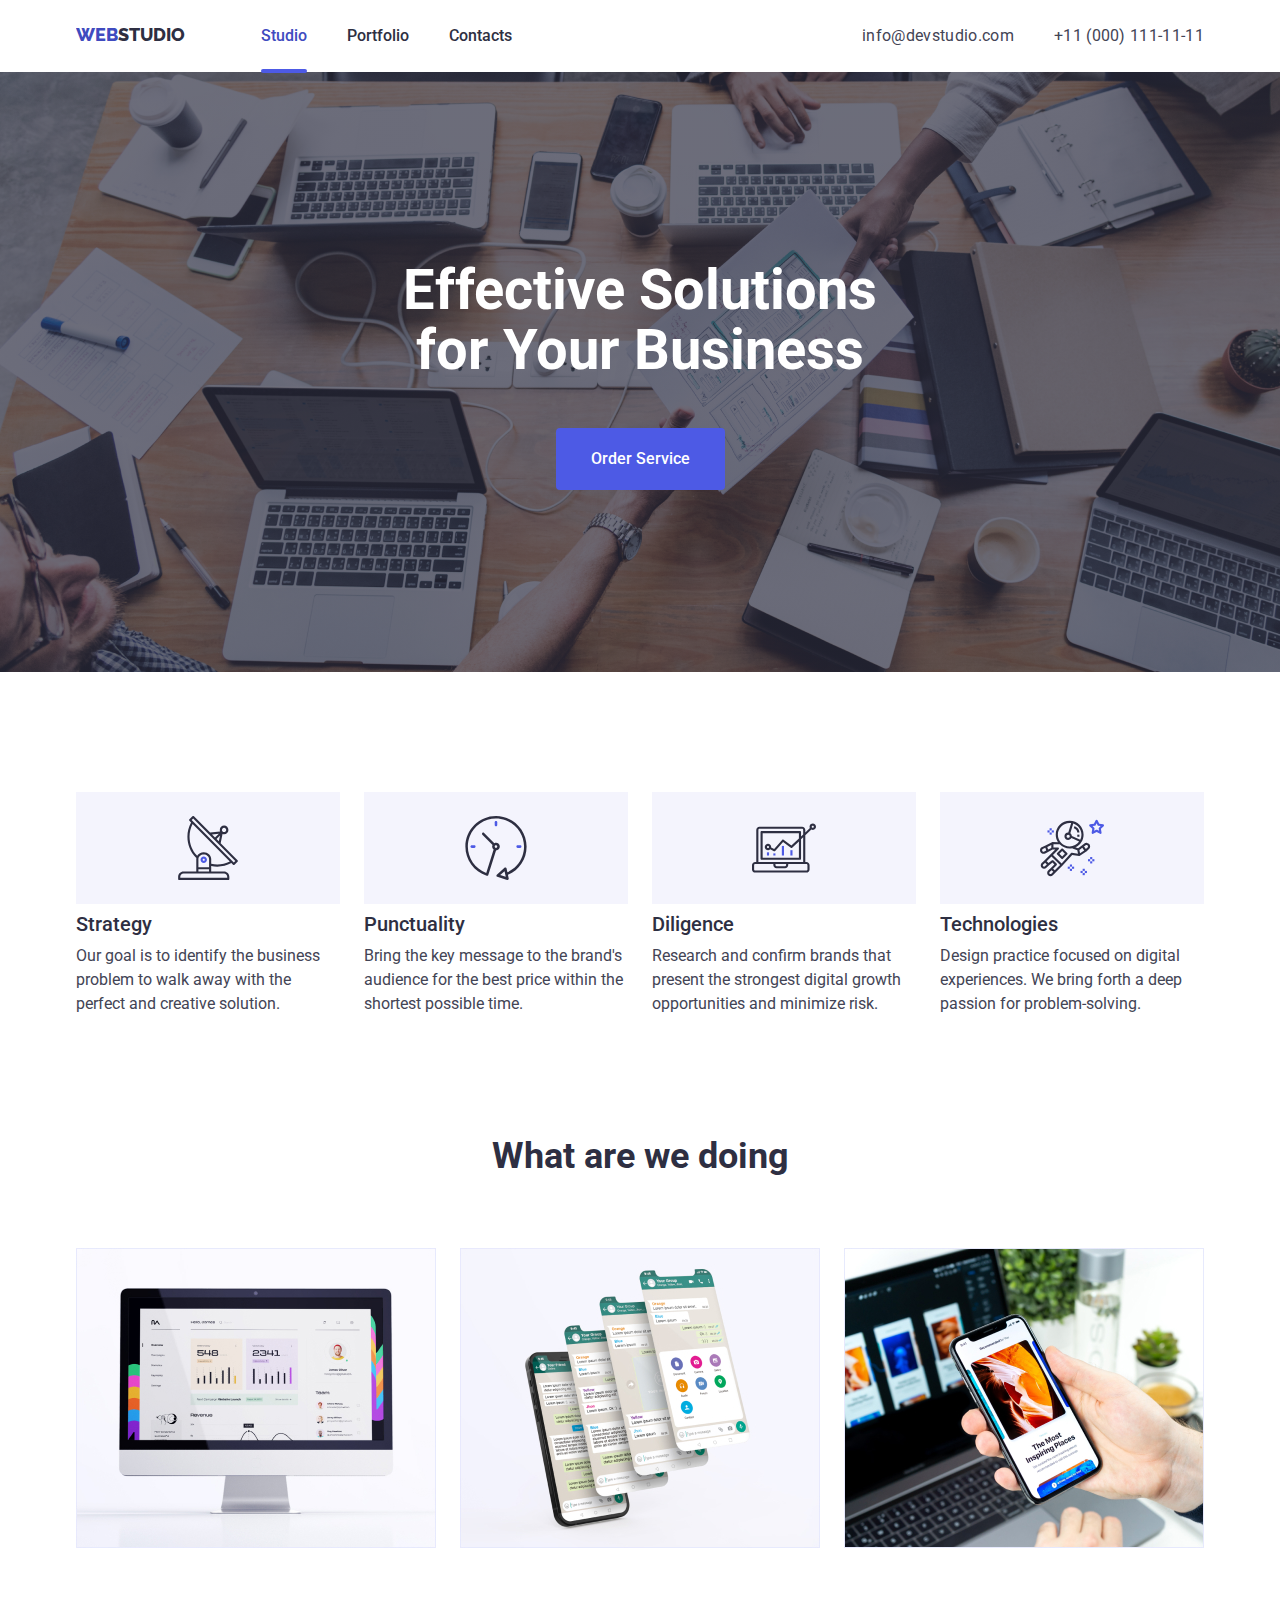
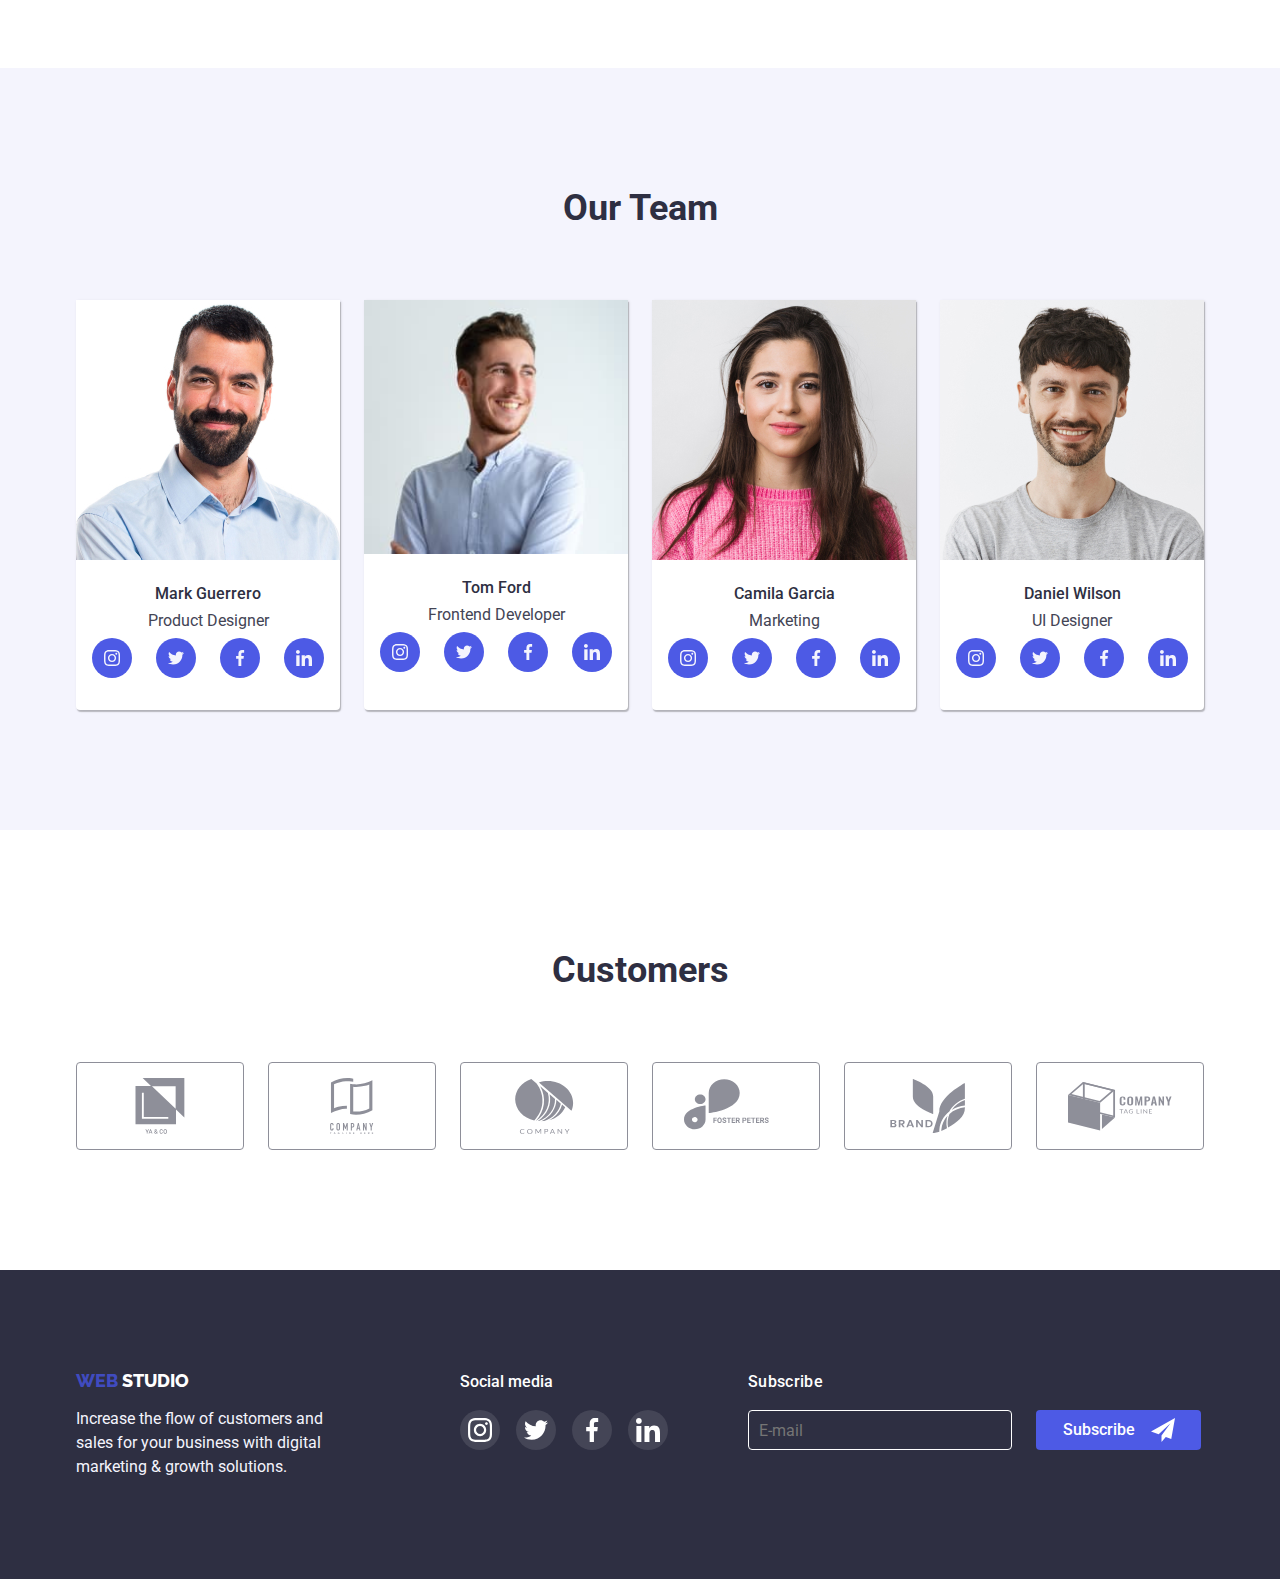
<file: index.html>
<!DOCTYPE html>
<html lang="en">
  <head>
    <meta charset="UTF-8" />
    <meta http-equiv="X-UA-Compatible" content="IE=edge" />
    <meta name="viewport" content="width=device-width, initial-scale=1.0" />
    <link rel="preconnect" href="https://fonts.googleapis.com" />
    <link rel="preconnect" href="https://fonts.gstatic.com" crossorigin />
    <link
      href="https://fonts.googleapis.com/css2?family=Raleway:wght@800&family=Roboto:wght@400;500;700;900&display=swap"
      rel="stylesheet"
    />
    <link
      rel="stylesheet"
      href="https://cdnjs.cloudflare.com/ajax/libs/modern-normalize/1.1.0/modern-normalize.min.css"
    />
    <link rel="stylesheet" href="./Styles/styles.css" />
    <link rel="stylesheet" href="./Styles/icons.css" />
    <title>Web studio</title>
  </head>
  <body class="body">
    <!--Header-->
    <header>
      <div class="conteiner header-navi">
        <nav class="navi">
          <a
            class="header-logo"
            href="./index.html"
            rel="noopeper noreforrer nofollow"
            ><span class="header-web">WEB</span
            ><span class="header-webstudio">STUDIO</span></a
          >
          <ul class="header-list list">
            <li class="header-item">
              <a
                class="header-contac current"
                href="./index.html"
                rel="noopeper noreforrer nofollow"
                >Studio</a
              >
            </li>
            <li class="header-item">
              <a
                class="header-contac"
                href="./portfolio.html"
                rel="noopeper noreforrer nofollow"
                >Portfolio</a
              >
            </li>
            <li class="header-item">
              <a class="header-contac" href="">Contacts</a>
            </li>
          </ul>
        </nav>
        <!--Top Line-->
        <ul class="out_list list">
          <li class="item">
            <a
              class="mail"
              href="mailto:info@devstudio.com"
              rel="noopeper noreforrer nofollow"
            >
              info@devstudio.com
            </a>
          </li>
          <li class="item">
            <a class="tel" href="tel:+11(000)1111111">+11 (000) 111-11-11</a>
          </li>
        </ul>
      </div>
    </header>
    <!--Hero-->
    <main class="main">
      <section class="section hero">
        <div class="conteiner">
          <h1 class="hero-title">Effective Solutions for Your Business</h1>
          <button type="button" class="hero_btm" data-modal-open>
            <span class="button_text">Order Service</span>
          </button>
        </div>
      </section>
      <!--description-->
      <section class="section section_description">
        <div class="conteiner">
          <ul class="description">
            <li class="description_title">
              <div class="boxes">
                <svg class="disc_img" width="64" height="64">
                  <use href="./img/icons.svg#icon-antenna-1-1"></use>
                </svg>
              </div>
              <h3 class="description-list">Strategy</h3>
              <p class="coment">
                Our goal is to identify the business problem to walk away with
                the perfect and creative solution.
              </p>
            </li>
            <li class="description_title">
              <div class="boxes">
                <svg class="disc_img" width="64" height="64">
                  <use href="./img/icons.svg#icon-clock-1-1"></use>
                </svg>
              </div>
              <h3 class="description-list">Punctuality</h3>
              <p class="coment">
                Bring the key message to the brand's audience for the best price
                within the shortest possible time.
              </p>
            </li>
            <li class="description_title">
              <div class="boxes">
                <svg class="disc_img" width="64" height="64">
                  <use href="./img/icons.svg#icon-diagram-1-1"></use>
                </svg>
              </div>
              <h3 class="description-list">Diligence</h3>
              <p class="coment">
                Research and confirm brands that present the strongest digital
                growth opportunities and minimize risk.
              </p>
            </li>
            <li class="description_title">
              <div class="boxes">
                <svg class="disc_img" width="64" height="64">
                  <use href="./img/icons.svg#icon--1-1"></use>
                </svg>
              </div>
              <h3 class="description-list">Technologies</h3>
              <p class="coment">
                Design practice focused on digital experiences. We bring forth a
                deep passion for problem-solving.
              </p>
            </li>
          </ul>
        </div>
      </section>
      <!--About-->
      <section class="section about_conteiner">
        <div class="conteiner">
          <h2 class="about-work">What are we doing</h2>
          <ul class="list about_work">
            <li class="about_img">
              <div class="thumb">
                <img src="./img/Pc.jpg" alt="Work1" width="360" />
              </div>
            </li>
            <li class="about_img">
              <div class="thumb">
                <img src="./img/Applications.jpg" alt="Work2" width="360" />
              </div>
            </li>
            <li class="about_img">
              <div class="thumb">
                <img src="./img/mobile.jpg" alt="Work3" width="360" />
              </div>
            </li>
          </ul>
        </div>
      </section>
      <!--Our team-->
      <section class="section section_team">
        <div class="conteiner conteine-team">
          <h2 class="team_tekst">Our Team</h2>
          <ul class="list user_team">
            <li class="team_img">
              <img
                class="our_img"
                src="./img/MarkGuerrero.jpg"
                alt="userMarkGuerrero"
                width="264"
              />
              <h3 class="name">Mark Guerrero</h3>
              <p class="team_work">Product Designer</p>
              <ul class="social-icon">
                <li class="social-item">
                  <a href="" class="social-link">
                    <svg class="icon" width="16" height="16">
                      <use href="./img/icons.svg#icon-instagram-2"></use>
                    </svg>
                  </a>
                </li>
                <li class="social-item">
                  <a href="" class="social-link">
                    <svg class="icon" width="16" height="16">
                      <use href="./img/icons.svg#icon-twitter-1"></use>
                    </svg>
                  </a>
                </li>
                <li class="social-item">
                  <a href="" class="social-link">
                    <svg class="icon" width="16" height="16">
                      <use href="./img/icons.svg#icon-facebook-1"></use>
                    </svg>
                  </a>
                </li>
                <li class="social-item">
                  <a href="" class="social-link">
                    <svg class="icon" width="16" height="16">
                      <use href="./img/icons.svg#icon-linkedin-1"></use>
                    </svg>
                  </a>
                </li>
              </ul>
            </li>
            <li class="team_img">
              <img
                class="our_img"
                src="./img/TomFord.jpg"
                alt="user olga"
                width="264"
              />
              <h3 class="name">Tom Ford</h3>
              <p class="team_work">Frontend Developer</p>
              <ul class="social-icon">
                <li class="social-item">
                  <a href="" class="social-link">
                    <svg class="icon" width="16" height="16">
                      <use href="./img/icons.svg#icon-instagram-2"></use>
                    </svg>
                  </a>
                </li>
                <li class="social-item">
                  <a href="" class="social-link">
                    <svg class="icon" width="16" height="16">
                      <use href="./img/icons.svg#icon-twitter-1"></use>
                    </svg>
                  </a>
                </li>
                <li class="social-item">
                  <a href="" class="social-link">
                    <svg class="icon" width="16" height="16">
                      <use href="./img/icons.svg#icon-facebook-1"></use>
                    </svg>
                  </a>
                </li>
                <li class="social-item">
                  <a href="" class="social-link">
                    <svg class="icon" width="16" height="16">
                      <use href="./img/icons.svg#icon-linkedin-1"></use>
                    </svg>
                  </a>
                </li>
              </ul>
            </li>
            <li class="team_img">
              <img
                class="our_img"
                src="./img/CamilaGarcia.jpg"
                alt="user mukola"
                width="264"
              />
              <h3 class="name">Camila Garcia</h3>
              <p class="team_work">Marketing</p>
              <ul class="social-icon">
                <li class="social-item">
                  <a href="" class="social-link">
                    <svg class="icon" width="16" height="16">
                      <use href="./img/icons.svg#icon-instagram-2"></use>
                    </svg>
                  </a>
                </li>
                <li class="social-item">
                  <a href="" class="social-link">
                    <svg class="icon" width="16" height="16">
                      <use href="./img/icons.svg#icon-twitter-1"></use>
                    </svg>
                  </a>
                </li>
                <li class="social-item">
                  <a href="" class="social-link">
                    <svg class="icon" width="16" height="16">
                      <use href="./img/icons.svg#icon-facebook-1"></use>
                    </svg>
                  </a>
                </li>
                <li class="social-item">
                  <a href="" class="social-link">
                    <svg class="icon" width="16" height="16">
                      <use href="./img/icons.svg#icon-linkedin-1"></use>
                    </svg>
                  </a>
                </li>
              </ul>
            </li>
            <li class="team_img">
              <img
                class="our_img"
                src="./img/DanielWilson.jpg"
                alt="userDanielWilson"
                width="264"
              />
              <h3 class="name">Daniel Wilson</h3>
              <p class="team_work">UI Designer</p>
              <ul class="social-icon">
                <li class="social-item">
                  <a href="" class="social-link">
                    <svg class="icon" width="16" height="16">
                      <use href="./img/icons.svg#icon-instagram-2"></use>
                    </svg>
                  </a>
                </li>
                <li class="social-item">
                  <a href="" class="social-link">
                    <svg class="icon" width="16" height="16">
                      <use href="./img/icons.svg#icon-twitter-1"></use>
                    </svg>
                  </a>
                </li>
                <li class="social-item">
                  <a href="" class="social-link">
                    <svg class="icon" width="16" height="16">
                      <use href="./img/icons.svg#icon-facebook-1"></use>
                    </svg>
                  </a>
                </li>
                <li class="social-item">
                  <a href="" class="social-link">
                    <svg class="icon" width="16" height="16">
                      <use href="./img/icons.svg#icon-linkedin-1"></use>
                    </svg>
                  </a>
                </li>
              </ul>
            </li>
          </ul>
        </div>
      </section>
      <!--Regular customers-->
      <section class="section section-link">
        <div class="conteiner conteiner-customers">
          <h2 class="customers">Customers</h2>
          <ul class="list cust_link">
            <li class="customers-item">
              <a class="meta">
                <svg class="icon" width="104" height="56">
                  <use href="./img/icons.svg#icon-Union"></use>
                </svg>
              </a>
            </li>
            <li class="customers-item">
              <a href="" class="meta"
                ><svg class="icon" width="104" height="56">
                  <use href="./img/icons.svg#icon-group"></use>
                </svg>
              </a>
            </li>
            <li class="customers-item">
              <a href="" class="meta"
                ><svg class="icon" width="104" height="56">
                  <use href="./img/icons.svg#icon-Object"></use>
                </svg>
              </a>
            </li>
            <li class="customers-item">
              <a href="" class="meta"
                ><svg class="icon" width="104" height="56">
                  <use href="./img/icons.svg#icon-group-1"></use>
                </svg>
              </a>
            </li>
            <li class="customers-item">
              <a href="" class="meta"
                ><svg class="icon" width="104" height="56">
                  <use href="./img/icons.svg#icon-group-2"></use>
                </svg>
              </a>
            </li>
            <li class="customers-item">
              <a href="" class="meta"
                ><svg class="icon" width="104" height="56">
                  <use href="./img/icons.svg#icon-Object-1"></use>
                </svg>
              </a>
            </li>
          </ul>
        </div>
      </section>
    </main>
    <!--Footer-->
    <footer class="footer">
      <div class="conteiner conteiner_footer">
        <div class="footer_nav">
          <a
            class="footer_web"
            href="./index.html"
            rel="noopeper noreforrer nofollow"
          >
            <span class="header-web">WEB</span>
            <span class="web_studio">STUDIO</span></a
          >
          <p class="footer-link">
            Increase the flow of customers and sales for your business with
            digital marketing & growth solutions.
          </p>
        </div>
        <div class="footer_icons">
          <p class="social_ftr">Social media</p>
          <ul class="social-icons">
            <li class="social-items">
              <a href="" class="social-link">
                <svg class="icon" width="24" height="24">
                  <use href="./img/icons.svg#icon-instagram-2"></use>
                </svg>
              </a>
            </li>
            <li class="social-items">
              <a href="" class="social-link">
                <svg class="icon" width="24" height="24">
                  <use href="./img/icons.svg#icon-twitter-1"></use>
                </svg>
              </a>
            </li>
            <li class="social-items">
              <a href="" class="social-link">
                <svg class="icon" width="24" height="24">
                  <use href="./img/icons.svg#icon-facebook-1"></use>
                </svg>
              </a>
            </li>
            <li class="social-items">
              <a href="" class="social-link">
                <svg class="icon" width="24" height="24">
                  <use href="./img/icons.svg#icon-linkedin-1"></use>
                </svg>
              </a>
            </li>
          </ul>
        </div>
        <form class="footer_form">
          <p class="footer_text">Subscribe</p>
          <div class="footer_scribe">
            <input class="footer-input"
            type="text"
              type="email"
              name="email"
              id="user_email"
              placeholder="E-mail"
            />
            <button class="button_tlgm" type="submit">
              Subscribe
              <samp>
                <svg class="footer_svg" width="24" height="24">
                  <use href="./img/icons.svg#icon-icon-send"></use>
                </svg>
              </samp>
            </button>
          </div>
        </form>
      </div>
    </footer>
    <!-- Modal -->
    <div class="backdrop is-hidden" data-modal>
      <div class="modal">
        <form class="form">
          <p class="form_headline">
            Leave your contacts and we will call you back
          </p>
          <div class="form_field form-link">
            <label for="name" class="form_name">Name</label>
            <input type="text" class="form_input" name="name" id="name" />
            <svg class="laibel_svg" width="18" height="24">
              <use href="./img/icons.svg#icon-Vector-1"></use>
            </svg>
          </div>
          <div class="form_field form-link">
            <label for="tel" class="form_name">Phone</label>
            <input type="text" class="form_input" name="tel" id="tel" />
            <svg class="laibel_svg" width="18" height="24">
              <use href="./img/icons.svg#icon-phone-black-18dp-1"></use>
            </svg>
          </div>
          <div class="form_field form-link">
            <label for="mail" class="form_name">Email</label>
            <input type="text" class="form_input" name="mail" id="mail" />
            <svg class="laibel_svg" width="18" height="24">
              <use href="./img/icons.svg#icon-Vector-2"></use>
            </svg>
          </div>
          <div class="form_field">
            <label for="Coment" class="form_textarea">Comment</label>
            <textarea
              class="form_coment"
              name="Coment"
              id="Coment"
              cols="30"
              rows="10"
              placeholder="Text input"
            ></textarea>
          </div>
          <div class="form_contract">
            <label for="check" class="form_contracts">
              <input
                id="check"
                type="checkbox"
                class="form_checkbox"
                name="checkbox"
              /><span class="form-icon"></span>
              <span>
                I accept the terms and conditions of the
                <a class="form_text" href="">Privacy Policy</a>
              </span>
            </label>
          </div>
          <div class="button-form">
            <button type="submit" class="button_submit">Send</button>
          </div>
        </form>
        <button type="submit" data-modal-close class="modal_img">
          <svg class="modal_close" width="8" height="8">
            <use href="./img/icons.svg#icon-Vector"></use>
          </svg>
        </button>
      </div>
    </div>
    <script src="./js/modal.js"></script>
  </body>
</html>
</file>
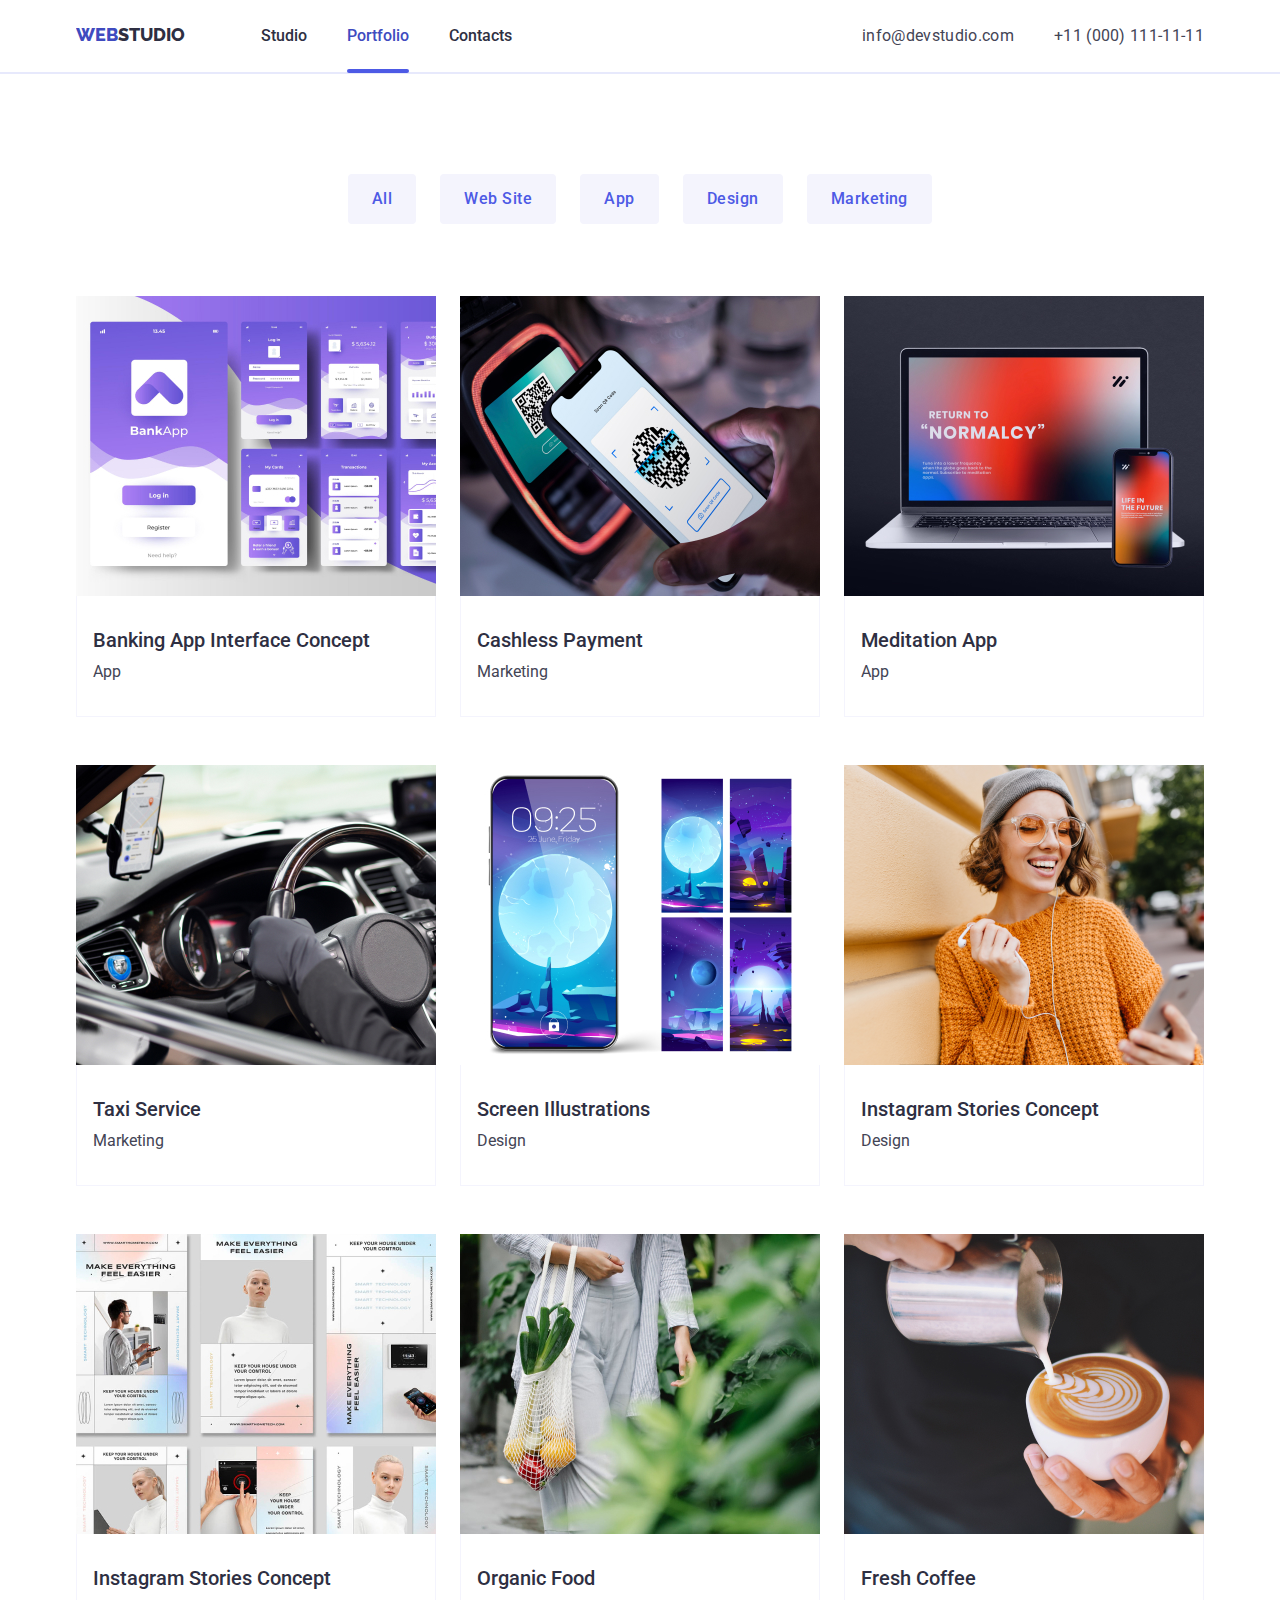
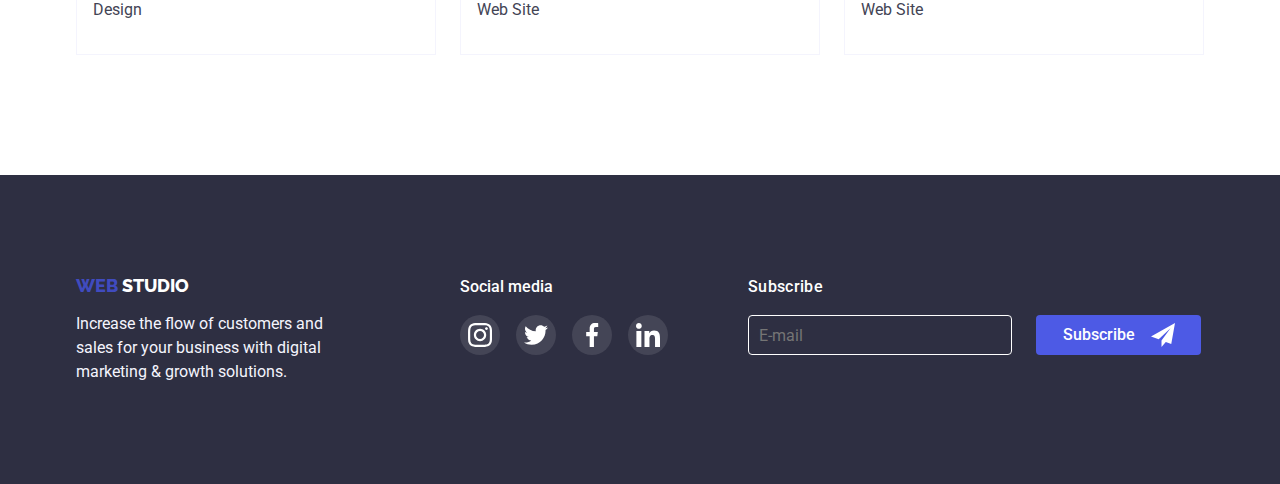
<file: portfolio.html>
<!DOCTYPE html>
<html lang="en">
  <head>
    <meta charset="UTF-8" />
    <meta http-equiv="X-UA-Compatible" content="IE=edge" />
    <meta name="viewport" content="width=device-width, initial-scale=1.0" />
    <link rel="preconnect" href="https://fonts.googleapis.com" />
    <link rel="preconnect" href="https://fonts.gstatic.com" crossorigin />
    <link
      href="https://fonts.googleapis.com/css2?family=Raleway:wght@800&family=Roboto:wght@400;500;700;900&display=swap"
      rel="stylesheet"
    />
    <link
      rel="stylesheet"
      href="https://cdnjs.cloudflare.com/ajax/libs/modern-normalize/1.1.0/modern-normalize.min.css"
    />
    <link rel="stylesheet" href="./Styles/styles.css" />
    <title>Portfolio</title>
  </head>
  <body>
    <!--Header-->
    <header class="header">
      <div class="conteiner header-navi">
        <nav class="navi">
          <a
            class="header-logo"
            href="./index.html"
            rel="noopeper noreforrer nofollow"
            ><span class="header-web">WEB</span
            ><span class="header-webstudio">STUDIO</span></a
          >
          <ul class="header-list list">
            <li class="header-item">
              <a
                class="header-contac"
                href="./index.html"
                rel="noopeper noreforrer nofollow"
                >Studio</a
              >
            </li>
            <li class="header-item">
              <a
                class="header-contac current"
                href="./portfolio.html"
                rel="noopeper noreforrer nofollow"
                >Portfolio</a
              >
            </li>
            <li class="header-item">
              <a class="header-contac" href="">Contacts</a>
            </li>
          </ul>
        </nav>
        <!--Top Line-->
        <ul class="out_list list">
          <li class="item">
            <a
              class="mail"
              href="mailto:info@devstudio.com"
              rel="noopeper noreforrer nofollow"
            >
              info@devstudio.com
            </a>
          </li>
          <li class="item">
            <a class="tel" href="tel:+11(000)1111111">+11 (000) 111-11-11</a>
          </li>
        </ul>
      </div>
    </header>
    <!--Section Portfolio-->
    <section class="section section_portfolio">
      <div class="conteiner conteiner_portfolio">
        <ul class="list list_portfolio">
          <li class="link_portfolio">
            <button type="button" class="button_portfolio">
              <span class="button-text">All</span>
            </button>
          </li>
          <li class="link_portfolio">
            <button type="button" class="button_portfolio">
              <span class="button-text">Web Site</span>
            </button>
          </li>
          <li class="link_portfolio">
            <button type="button" class="button_portfolio">
              <span class="button-text">App</span>
            </button>
          </li>
          <li class="link_portfolio">
            <button type="button" class="button_portfolio">
              <span class="button-text">Design</span>
            </button>
          </li>
          <li class="link_portfolio">
            <button type="button" class="button_portfolio">
              <span class="button-text">Marketing</span>
            </button>
          </li>
        </ul>
        <ul class="list img_portfolio">
          <li class="portfolio_list">
            <a class="portfolio_tekst" href="">
              <div class="portfolio-subtitle">
                <img
                  class="prt-img"
                  src="./img/Banking App Interface Concept.jpg"
                  alt="Technocrack"
                  width="360"
                  height="300"
                />
                <p class="portfolio_text">
                  14 Stylish and User-Friendly App Design Concepts · Task
                  Manager App · Calorie Tracker App · Exotic Fruit Ecommerce App
                  · Cloud Storage App
                </p>
              </div>
              <div class="portfolio-link">
                <h3 class="about_name">Banking App Interface Concept</h3>
                <p class="about_text">App</p>
              </div>
            </a>
          </li>
          <li class="portfolio_list">
            <a class="portfolio_tekst" href="">
              <div class="portfolio-subtitle">
                <img
                  src="./img/Cashless Payment.jpg"
                  alt=" New Orlean_vs_Golden_Star_poster"
                  width="360"
                  height="300"
                />
                <p class="portfolio_text">
                  14 Stylish and User-Friendly App Design Concepts · Task
                  Manager App · Calorie Tracker App · Exotic Fruit Ecommerce App
                  · Cloud Storage App
                </p>
              </div>
              <div class="portfolio-link">
                <h3 class="about_name">Cashless Payment</h3>
                <p class="about_text">Marketing</p>
              </div>
            </a>
          </li>
          <li class="portfolio_list">
            <a class="portfolio_tekst" href="">
              <div class="portfolio-subtitle">
                <img
                  src="./img/Meditation App.jpg"
                  alt="Seafood_Restaurant"
                  width="360"
                  height="300"
                />
                <p class="portfolio_text">
                  14 Stylish and User-Friendly App Design Concepts · Task
                  Manager App · Calorie Tracker App · Exotic Fruit Ecommerce App
                  · Cloud Storage App
                </p>
              </div>
              <div class="portfolio-link">
                <h3 class="about_name">Meditation App</h3>
                <p class="about_text">App</p>
              </div>
            </a>
          </li>
          <li class="portfolio_list">
            <a class="portfolio_tekst" href="">
              <div class="portfolio-subtitle">
                <img
                  src="./img/Taxi Service.jpg"
                  alt="Projeckt_Prime"
                  width="360"
                  height="300"
                />
                <p class="portfolio_text">
                  14 Stylish and User-Friendly App Design Concepts · Task
                  Manager App · Calorie Tracker App · Exotic Fruit Ecommerce App
                  · Cloud Storage App
                </p>
              </div>
              <div class="portfolio-link">
                <h3 class="about_name">Taxi Service</h3>
                <p class="about_text">Marketing</p>
              </div>
            </a>
          </li>
          <li class="portfolio_list">
            <a class="portfolio_tekst" href="">
              <div class="portfolio-subtitle">
                <img
                  src="./img/Screen Illustrations.jpg"
                  alt="Projeckt_Boxes"
                  width="360"
                  height="300"
                />
                <p class="portfolio_text">
                  14 Stylish and User-Friendly App Design Concepts · Task
                  Manager App · Calorie Tracker App · Exotic Fruit Ecommerce App
                  · Cloud Storage App
                </p>
              </div>
              <div class="portfolio-link">
                <h3 class="about_name">Screen Illustrations</h3>
                <p class="about_text">Design</p>
              </div>
            </a>
          </li>
          <li class="portfolio_list">
            <a class="portfolio_tekst" href="">
              <div class="portfolio-subtitle">
                <img
                  src="./img/Online Courses.png"
                  alt="Inspiration_has_no_Borders"
                  width="360"
                  height="300"
                />
                <p class="portfolio_text">
                  14 Stylish and User-Friendly App Design Concepts · Task
                  Manager App · Calorie Tracker App · Exotic Fruit Ecommerce App
                  · Cloud Storage App
                </p>
              </div>
              <div class="portfolio-link">
                <h3 class="about_name">Instagram Stories Concept</h3>
                <p class="about_text">Design</p>
              </div>
            </a>
          </li>
          <li class="portfolio_list">
            <a class="portfolio_tekst" href="">
              <div class="portfolio-subtitle">
                <img
                  src="./img/Instagram Stories Concept.jpg"
                  alt="Vidanna_Limited_Edition"
                  width="360"
                  height="300"
                />
                <p class="portfolio_text">
                  14 Stylish and User-Friendly App Design Concepts · Task
                  Manager App · Calorie Tracker App · Exotic Fruit Ecommerce App
                  · Cloud Storage App
                </p>
              </div>
              <div class="portfolio-link">
                <h3 class="about_name">Instagram Stories Concept</h3>
                <p class="about_text">Design</p>
              </div>
            </a>
          </li>
          <li class="portfolio_list">
            <a class="portfolio_tekst" href="">
              <div class="portfolio-subtitle">
                <img
                  src="./img/Organic Food.jpg"
                  alt="Projeckt_LAB"
                  width="360"
                  height="300"
                />
                <p class="portfolio_text">
                  14 Stylish and User-Friendly App Design Concepts · Task
                  Manager App · Calorie Tracker App · Exotic Fruit Ecommerce App
                  · Cloud Storage App
                </p>
              </div>
              <div class="portfolio-link">
                <h3 class="about_name">Organic Food</h3>
                <p class="about_text">Web Site</p>
              </div>
            </a>
          </li>
          <li class="portfolio_list">
            <a class="portfolio_tekst" href="">
              <div class="portfolio-subtitle">
                <img
                  src="./img/Fresh Coffee.jpg"
                  alt="Growing_Business"
                  width="360"
                  height="300"
                />
                <p class="portfolio_text">
                  14 Stylish and User-Friendly App Design Concepts · Task
                  Manager App · Calorie Tracker App · Exotic Fruit Ecommerce App
                  · Cloud Storage App
                </p>
              </div>
              <div class="portfolio-link">
                <h3 class="about_name">Fresh Coffee</h3>
                <p class="about_text">Web Site</p>
              </div>
            </a>
          </li>
        </ul>
      </div>
    </section>
    <!-- Footer -->
    <footer class="footer">
      <div class="conteiner conteiner_footer">
        <div class="footer_nav">
          <a
            class="footer_web"
            href="./index.html"
            rel="noopeper noreforrer nofollow"
          >
            <span class="header-web">WEB</span>
            <span class="web_studio">STUDIO</span></a
          >
          <p class="footer-link">
            Increase the flow of customers and sales for your business with
            digital marketing & growth solutions.
          </p>
        </div>
        <div class="footer_icons">
          <p class="social_ftr">Social media</p>
          <ul class="social-icons">
            <li class="social-items">
              <a href="" class="social-link">
                <svg class="icon" width="24" height="24">
                  <use href="./img/icons.svg#icon-instagram-2"></use>
                </svg>
              </a>
            </li>
            <li class="social-items">
              <a href="" class="social-link">
                <svg class="icon" width="24" height="24">
                  <use href="./img/icons.svg#icon-twitter-1"></use>
                </svg>
              </a>
            </li>
            <li class="social-items">
              <a href="" class="social-link">
                <svg class="icon" width="24" height="24">
                  <use href="./img/icons.svg#icon-facebook-1"></use>
                </svg>
              </a>
            </li>
            <li class="social-items">
              <a href="" class="social-link">
                <svg class="icon" width="24" height="24">
                  <use href="./img/icons.svg#icon-linkedin-1"></use>
                </svg>
              </a>
            </li>
          </ul>
        </div>
        <form class="footer_form">
          <p class="footer_text">Subscribe</p>
          <div class="footer_scribe">
            <label for="user_email" class="footer_email"></label>
            <input class="footer-input"
              
              type="email"
              name="email"
              id="user_email"
              placeholder="E-mail"
            />
            <button class="button_tlgm">
              Subscribe
              <samp>
                <svg class="footer_svg" width="24" height="24">
                  <use href="./img/icons.svg#icon-icon-send"></use>
                </svg>
              </samp>
            </button>
          </div>
        </form>
      </div>
    </footer>
  </body>
</html>
</file>
<file: Styles/styles.css>
html {
  box-sizing: border-box;
}

*,
*::before,
*::after {
  box-sizing: inherit;
}

h1,
h2,
h3,
p,
ol[class] {
  margin: 0;
  text-decoration: none;
}

.list,
li {
  list-style: none;
}

.list {
  padding: 0px;
  margin: 0px;
}

body {
  font-family: "Roboto", sans-serif;
}

.section {
  background-color: var(--white-color);
}

.conteiner {
  width: 1158px;
  margin: 0 auto;
  padding-left: 15px;
  padding-right: 15px;
}

a {
  text-decoration: none;
  color: var(--naviblue-color);
}

img {
  display: block;
  min-width: 100%;
  height: auto;
}

:root {
  --naviblue-color: #2e2f42;
  --white-color: #ffffff;
  --ocean-color: #404bbf;
  --iris-color: #4d5ae5;
  --green-color: #31d0aa;
  --slate-color: #434455;
  --lightslate-color: #8e8f99;
  --cornflower-color: #e7e9fc;
  --cloud-color: #f4f4fd;
}

/* Header */

.header {
  border-bottom: 2px solid var(--cornflower-color);
}

.header-navi {
  display: flex;
  justify-content: center;
}

.navi {
  display: flex;
}

.item {
  text-align: center;
}

.header-logo {
  display: flex;
  margin-right: 76px;
  padding-top: 24px;
  padding-bottom: 24px;
}

.header-logo {
  overflow: hidden;
}

.header-list {
  display: flex;
}

.header-item {
  display: flex;
}

.header-list .header-item + .header-item {
  margin-left: 40px;
}

.current {
  color: var(--ocean-color);
}

.current::after {
  position: absolute;
  content: "";
  display: block;
  width: 100%;
  height: 4px;
  background: var(--ocean-color);
  border-radius: 2px;
  left: 0;
  bottom: -1px;
}

.studio,
.portfolio,
.header-item {
  position: relative;
}

.curren {
  padding-top: 32px;
  padding-bottom: 32px;
  position: relative;
  color: var(--ocean-color);
}

.header-web {
  font-family: "Raleway";
  font-weight: 800;
  font-size: 18px;
  line-height: calc(21 / 18);
  color: var(--ocean-color);
}

.header-webstudio {
  font-family: "Raleway";
  font-weight: 800;
  font-size: 18px;
  line-height: calc(21 / 18);
  color: var(--naviblue-color);
}

.web_studio {
  font-family: "Raleway";
  font-weight: 800;
  font-size: 18px;
  line-height: calc(21 / 18);
  color: var(--white-color);
}

.header-contac {
  padding-top: 24px;
  padding-bottom: 24px;
  font-weight: 500;
  font-size: 16px;
  line-height: calc(24 / 16);

  transition: color 250ms cubic-bezier(0.4, 0, 0.2, 1);
}

/* Top line */

.out_list {
  display: flex;
  vertical-align: middle;
  margin-left: auto;
  text-align: center;
}

.out_list .item {
  padding-top: 24px;
  padding-bottom: 24px;
}

.out_list .item + .item {
  margin-left: 40px;
}

.mail {
  align-items: center;
  justify-content: center;
  font-weight: 400;
  font-size: 16px;
  line-height: calc(24 / 16);
  letter-spacing: 0.02em;
  color: var(--slate-color);

  transition: color 250ms cubic-bezier(0.4, 0, 0.2, 1);
}

.tel {
  height: 16px;
  font-weight: 400;
  font-size: 16px;
  line-height: calc(24 / 16);
  letter-spacing: 0.02em;
  color: var(--slate-color);

  transition: color 250ms cubic-bezier(0.4, 0, 0.2, 1);
}

.header-contac:focus,
.header-contac:hover,
.mail:hover,
.mail:focus,
.tel:hover,
.tel:focus {
  color: var(--ocean-color);
}

/* Hero */

.hero {
  text-align: center;
  padding: 188px 0;
  max-width: 1440px;
  height: 600px;
  margin-left: auto;
  margin-right: auto;

  background-image: linear-gradient(
      to right,
      rgba(46, 47, 66, 0.7),
      rgba(46, 47, 66, 0.7)
    ),
    url(../img/people-office.jpg);
  background-color: rgba(46, 47, 66, 0.7);
}

.hero-title {
  margin: auto;
  width: 496px;
  margin-bottom: 48px;
  font-size: 56px;
  line-height: calc(60 / 56);
  color: var(--white-color);
}

.hero_btm {
  border-radius: 4px;
  padding: 16px 32px;
  border: var(--iris-color);
  min-width: 169px;
  background-color: var(--iris-color);
  cursor: pointer;
  text-decoration: none;
  font-weight: 500;
  font-size: 16px;
  line-height: calc(30 / 16);

  transition: background-color 250ms cubic-bezier(0.4, 0, 0.2, 1);
}

.button_text {
  font-size: 16px;
  line-height: calc(24 / 16);
  color: var(--white-color);
}

.hero_btm:hover,
.hero_btm:focus {
  background-color: var(--ocean-color);
}

/* Description */

.section_description {
  padding-top: 120px;
  padding-bottom: 120px;
}

.description {
  display: flex;
  align-items: center;
  justify-content: center;

  margin: 0px;
  padding: 0px;
}

.description_title:not(:last-child) {
  margin-right: 24px;
}

.boxes {
  display: flex;
  align-items: center;
  justify-content: center;

  margin-bottom: 8px;
  width: 264px;
  height: 112px;

  background-color: var(--cloud-color);
}

.description-list {
  font-family: "Roboto";
  font-weight: 500;
  font-size: 20px;
  line-height: calc(24 / 20);
  color: var(--naviblue-color);
  display: inline;
}

.coment {
  margin-top: 8px;
  font-weight: 400;
  font-size: 16px;
  line-height: calc(24 / 16);
  color: var(--slate-color);
}

.description_img {
  display: flex;
  padding-bottom: 8px;
}

.disc_img {
  background-color: var(--cloud-color);
}

/* About */

.about_conteiner {
  background-color: var(--white-color);
  padding-bottom: 120px;
}

.about-work {
  font-weight: 700;
  margin-bottom: 72px;
  text-align: center;
  font-size: 36px;
  line-height: calc(40 / 36);
  color: var(--naviblue-color);
}

.about_work {
  display: flex;
}

.about_img:not(:last-child) {
  margin-right: 24px;
}

.thumb {
  max-width: 100%;
  height: auto;
}

/* Our team */

.section_team {
  padding-top: 120px;
  padding-bottom: 120px;
  background-color: var(--cloud-color);
}

.team_tekst {
  margin-bottom: 72px;
  font-weight: 700;
  font-size: 36px;
  line-height: calc(40 / 36);
  text-align: center;
  color: var(--naviblue-color);
}

.user_team {
  display: flex;
  text-align: center;
}

.team_img {
  width: 264px;
  background-color: var(--white-color);
}

.team_img {
  border-radius: 0px 0px 4px 4px;
  box-shadow: 1px 1px 3px rgba(0, 0, 0, 0.12), 1px 2px 1px rgba(0, 0, 0, 0.2);
}

.team_img:not(:last-child) {
  margin-right: 24px;
}

.our_img {
  margin-bottom: 24px;
  display: block;
  background-color: #fff;
}

.name {
  margin-bottom: 8px;
  font-weight: 500;
  font-size: 16px;
  line-height: calc(19 / 16);
  color: var(--naviblue-color);
}

.team_work {
  margin-bottom: 8px;
  font-weight: 400;
  font-size: 16px;
  line-height: calc(19 / 16);
  color: var(--slate-color);
}

.social-icon {
  display: flex;
  align-items: center;
  justify-content: center;

  padding: 0;

  margin-bottom: 32px;
}

.social-item {
  width: 40px;
  height: 40px;
  border-radius: 50%;
}

.social-item:not(:last-child) {
  margin-right: 24px;
}

.social-link {
  width: 100%;
  height: 100%;
  display: flex;
  align-items: center;
  justify-content: center;
  border-radius: 50%;
  color: var(--cloud-color);
  background-color: var(--iris-color);

  transition: color 250ms cubic-bezier(0.4, 0, 0.2, 1),
    background-color 250ms cubic-bezier(0.4, 0, 0.2, 1);
}

.social-icon .icon {
  transition: color 250ms cubic-bezier(0.4, 0, 0.2, 1),
    background-color 250ms cubic-bezier(0.4, 0, 0.2, 1);

  fill: currentColor;
}

.social-icon .icon:focus,
.social-icon .icon:hover,
.user_team .social-link:hover,
.user_team .social-link:focus {
  background-color: var(--ocean-color);
  color: var(--white-color);
}

/* Regular customers */

.section-link {
  padding-top: 120px;
  padding-bottom: 120px;
  background-color: var(--white-color);
}

.customers {
  margin-bottom: 72px;

  font-family: "Roboto";
  font-style: normal;
  font-weight: 700;
  font-size: 36px;
  line-height: calc(40 / 36);
  text-align: center;
  color: var(--naviblue-color);
}

.cust_link {
  display: flex;
}

.customers-item {
  position: relative;
  width: 168px;
  height: 88px;
}

.customers-item:not(:last-child) {
  margin-right: 24px;
}

.cust_link .meta {
  display: flex;
  align-items: center;
  justify-content: center;

  border: 1px solid var(--lightslate-color);
  width: 168px;
  height: 88px;
  border-radius: 4px;

  transition: fill 250ms cubic-bezier(0.4, 0, 0.2, 1),
    border-color 250ms cubic-bezier(0.4, 0, 0.2, 1);
}

.cust_link .icon {
  transition: fill 250ms cubic-bezier(0.4, 0, 0.2, 1),
    border-color 250ms cubic-bezier(0.4, 0, 0.2, 1);

  background-color: var(--white-color);
  fill: var(--lightslate-color);
}

.cust_link .meta:hover,
.cust_link .meta:focus,
.cust_link .icon:hover,
.cust_link .icon:focus {
  fill: var(--iris-color);
  border-color: var(--iris-color);
}

.customers-item .meta:hover .icon {
  fill: var(--iris-color);
}

/* Section Portfolio */

.section_portfolio {
  padding-top: 100px;
  padding-bottom: 120px;
  background-color: var(--white-color);
}

.conteiner_portfolio {
  position: relative;
  justify-content: end;

  border: 0px;
}

.list_portfolio {
  display: flex;
  justify-content: center;
  text-align: center;
  align-items: center;

  min-width: 586px;
}

.link_portfolio:not(:last-child) {
  margin-right: 24px;
}

.button_portfolio {
  border-radius: 4px;
  padding: 12px 24px;
  background-color: var(--cloud-color);
  cursor: pointer;
  font-weight: 500;
  font-size: 16px;
  line-height: calc(26 / 16);
  letter-spacing: 0.03em;
  text-align: center;
  color: var(--iris-color);
  border: var(--cloud-color);

  transition: color 250ms cubic-bezier(0.4, 0, 0.2, 1),
    background-color 250ms cubic-bezier(0.4, 0, 0.2, 1),
    box-shadow 250ms cubic-bezier(0.4, 0, 0.2, 1);
}

.button_portfolio:focus,
.button_portfolio:hover {
  box-shadow: 0px 3px 1px rgba(0, 0, 0, 0.1), 0px 1px 2px rgba(0, 0, 0, 0.08),
    0px 2px 2px rgba(0, 0, 0, 0.12);
  background-color: var(--ocean-color);
  color: var(--white-color);
}

.img_portfolio {
  margin-top: 72px;
  display: flex;
  flex-wrap: wrap;
}

.prt-img {
  width: 100%;
  height: 100%;
}

.portfolio_list {
  width: 360px;
  margin-right: 24px;
  margin-bottom: 48px;
  background-color: var(--white-color);

  transition: box-shadow 250ms cubic-bezier(0.4, 0, 0.2, 1);
}

.portfolio_list:nth-child(3n) {
  margin-right: 0;
}

.portfolio_list:nth-last-child(-n + 3) {
  margin-bottom: 0;
}

.portfolio-subtitle {
  display: block;
  width: 100%;
  height: auto;
  position: relative;
  overflow: hidden;
}

.portfolio_text {
  padding: 40px 32px;
  position: absolute;
  bottom: 0;
  width: 100%;
  height: 100%;
  background-color: var(--iris-color);

  font-weight: 400;
  font-size: 16px;
  line-height: calc(24 / 16);

  transform: translateY(100%);
  transition: transform 250ms cubic-bezier(0.4, 0, 0.2, 1);
}

.portfolio_list:hover .portfolio_text,
.portfolio_list:focus .portfolio_text {
  transform: translatex(0);

  color: var(--white-color);
}

.portfolio_list:hover,
.portfolio_list:focus {
  box-shadow: 0px 1px 6px rgba(46, 47, 66, 0.08),
    0px 1px 1px rgba(46, 47, 66, 0.16), 0px 2px 1px rgba(46, 47, 66, 0.08);
}

.button-text {
  font-weight: 500;
  font-size: 16px;
  line-height: calc(24 / 16);
}

.portfolio-link {
  padding: 32px 0 32px 16px;
  width: 360px;

  border-left: 1px solid var(--cloud-color);
  border-right: 1px solid var(--cloud-color);
  border-bottom: 1px solid var(--cloud-color);
}

.about_name {
  margin-bottom: 8px;
  font-weight: 500;
  font-size: 20px;
  line-height: calc(24 / 20);
  color: var(--naviblue-color);
  text-decoration: none;
}

.about_text {
  font-weight: 400;
  font-size: 16px;
  line-height: calc(24 / 16);
  color: var(--slate-color);
}

/* Footer */

.footer {
  background: var(--naviblue-color);
  padding-top: 100px;
  padding-bottom: 100px;
}

.conteiner_footer {
  display: flex;
}

.footer_nav {
  margin-right: 120px;
  width: 264px;
}

.footer-link {
  margin-top: 16px;
  max-width: 264px;
  font-weight: 400;
  font-size: 16px;
  line-height: calc(24 / 16);
  color: var(--cloud-color);
}

.social-icons {
  display: flex;
  padding: 0;
  margin: 0;
}

.social_ftr {
  margin-bottom: 16px;

  font-weight: 500;
  font-size: 16px;
  line-height: calc(24 / 16);
  color: var(--white-color);
  color: var(--white-color);
}

.social-icons .social-link {
  width: 100%;
  height: 100%;
  display: flex;
  align-items: center;
  justify-content: center;
  border-radius: 50%;
  background-color: rgba(255, 255, 255, 0.105);
  color: var(--white-color);

  transition: color 250ms cubic-bezier(0.4, 0, 0.2, 1),
    background-color 250ms cubic-bezier(0.4, 0, 0.2, 1);
}

.social-items {
  width: 40px;
  height: 40px;
}

.social-items:not(:last-child) {
  margin-right: 16px;
}

.social-icons .icon {
  fill: currentColor;
}

.social-icons .icon:hover,
.social-icons .icon:focus,
.social-icons .social-link:hover,
.social-icons .social-link:focus {
  background-color: var(--green-color);
  color: var(--cloud-color);
}

/* Footer form */

.footer_form {
  margin-left: 80px;
  align-items: center;
}

.footer_text {
  margin-bottom: 16px;
  font-family: "Roboto";
  font-style: normal;
  font-weight: 500;
  font-size: 16px;
  line-height: calc(24 / 16);
  letter-spacing: 0.02em;

  color: var(--white-color);
}

.footer_scribe {
  display: flex;
}

.footer_scribe input {
  padding-left: 10px;
  width: 264px;
  height: 40px;
  border: 1px solid var(--white-color);
  border-radius: 4px;
  background: var(--naviblue-color);
}

.footer_scribe input:focus {
  background-color: var(--white-color);
  border-color: var(--ocean-color);
}

.footer_scribe input:focus {
  outline-color: var(--ocean-color);
}

.footer-input {
  color: white;
}

.footer-input:focus {
  color: var(--naviblue-color);
}

.footer_email {
  font-family: "Roboto";
  font-style: normal;
  font-weight: 400;
  font-size: 16px;
  line-height: 20px;

  display: flex;
  align-items: center;
  letter-spacing: 0.03em;

  color: rgba(255, 255, 255, 0.6);
}

.button_tlgm {
  font-family: "Roboto";
  font-style: normal;
  font-weight: 500;
  font-size: 16px;
  line-height: calc(24 / 16);

  margin-left: 24px;
  width: 165px;
  height: 40px;

  display: flex;
  text-align: center;
  align-items: center;
  justify-content: center;

  background: var(--iris-color);
  border-radius: 4px;
  border: var(--iris-color);

  color: var(--white-color);

  cursor: pointer;

  transition: background-color 250ms cubic-bezier(0.4, 0, 0.2, 1);
}

.button_tlgm:hover,
.button_tlgm:focus {
  background-color: var(--ocean-color);
}

.footer_svg {
  margin-left: 16px;
  display: flex;
  align-items: center;
  justify-content: center;
}

/* Modal */

.backdrop {
  position: fixed;
  left: 0;
  top: 0;
  width: 100%;
  height: 100%;
  background-color: rgba(0, 0, 0, 0.5);

  opacity: 1;
  transition: opacity 250ms cubic-bezier(0.4, 0, 0.2, 1);
}

.backdrop.is-hidden {
  opacity: 0;
  pointer-events: none;
}

.backdrop.is-hidden .modal {
  transform: translate(-50%, -50%) scale(0.9);
}

.modal {
  position: absolute;
  top: 50%;
  left: 50%;
  border-radius: 4px;
  min-height: 584px;
  min-width: 408px;
  padding: 15px;
  background-color: #fcfcfc;

  transform: translate(-50%, -50%) scale(1);
  transition: transform 250ms cubic-bezier(0.4, 0, 0.2, 1);
}

.modal_img {
  position: absolute;
  top: 24px;
  right: 24px;
  width: 24px;
  height: 24px;
  display: flex;
  align-items: center;
  justify-content: center;
  border-radius: 50%;
  border: 1px solid rgba(0, 0, 0, 0.1);

  color: var(--naviblue-color);
  background: var(--cornflower-color);

  cursor: pointer;

  transition: color 250ms cubic-bezier(0.4, 0, 0.2, 1),
    background-color 250ms cubic-bezier(0.4, 0, 0.2, 1);
}

.modal_close {
  position: absolute;

  display: flex;
  align-items: center;
  justify-content: center;

  fill: currentColor;

  cursor: pointer;
}

.modal_img:hover,
.modal_img:focus {
  color: var(--white-color);
  background-color: var(--ocean-color);
}

textarea {
  resize: none;
}

.form {
  padding: 67px 19px 19px 19px;
  margin: 0;
}

.form_headline {
  margin-bottom: 16px;

  display: flex;
  justify-content: center;

  font-family: "Roboto";
  font-style: normal;
  font-weight: 500;
  font-size: 16px;
  line-height: calc(24 / 16);

  letter-spacing: 0.02em;

  color: var(--naviblue-color);
}

.form_field {
  position: relative;

  display: flex;
  flex-direction: column;

  min-width: 360px;
}

.form-link {
  margin-bottom: 8px;
}

.form_field input:focus + .laibel_svg {
  fill: var(--iris-color);
}

.laibel_svg {
  fill: var(--naviblue-color);

  position: absolute;

  top: 46%;
  left: 17px;
}

.form_input:hover + .laibel_svg,
.form_input:focus + .laibel_svg {
  fill: var(--iris-color);
}

.form_field label {
  margin-bottom: 4px;
}

.form_name {
  font-family: "Roboto";
  font-style: normal;
  font-weight: 400;
  font-size: 12px;
  line-height: calc(14 / 12);
  color: var(--slate-color);
}

.form_input {
  width: 100%;
  height: 40px;

  border: 1px solid var(--lightslate-color);
  box-sizing: border-box;
  border-radius: 4px;
  padding-left: 40px;
  outline: none;
  color: var(--naviblue-color);

  transition: border 250ms cubic-bezier(0.4, 0, 0.2, 1);
}

.form_input:focus {
  border-color: var(--iris-color);
}

.form_field:focus ~ .laibel_svg {
  fill: var(--white-color);
  border-color: var(--iris-color);
  background-color: var(--iris-color);
}

.form_field:focus ~ .form_name {
  border-color: var(--iris-color);
}

.form_field input::placeholder {
  display: flex;
  align-items: center;
  text-align: center;

  margin-right: 24px;
  max-width: 360px;
  max-height: 120px;

  font-family: "Roboto";
  font-style: normal;
  font-weight: 400;
  font-size: 12px;
  border: 1px solid rgba(33, 33, 33, 0.2);

  color: rgba(117, 117, 117, 0.5);
}

.form_coment {
  padding: 12px 16px;

  font-size: 12px;

  border: 1px solid var(--lightslate-color);
  border-radius: 4px;

  transition: border 250ms cubic-bezier(0.4, 0, 0.2, 1);
}

.form_textarea {
  font-family: "Roboto";
  font-style: normal;
  font-weight: 400;
  font-size: 12px;
  line-height: calc(14 / 12);
  color: var(--slate-color);

  transition: border 250ms cubic-bezier(0.4, 0, 0.2, 1);
}

textarea {
  outline-color: var(--ocean-color);
}

.form_contract {
  display: flex;
  align-items: center;
  margin-top: 16px;
}

.form_contracts {
  display: flex;
  align-items: center;
  font-size: 12px;
  line-height: calc(14 / 12);
  letter-spacing: 0.03em;

  color: #757575;
}

.form_checkbox {
  color: var(--iris-color);
  cursor: pointer;
}

.form_checkbox:checked + .form-icon {
  background-color: var(--cornflower-color);
  background-image: url(../img/Property\ 1=click.svg);
  background-size: contain;
  background-origin: padding-box;
}

.form_checkbox {
  -webkit-appearance: none;
  -moz-appearance: none;
  appearance: none;

  position: absolute;
}

.form-icon {
  display: inline-block;
  width: 15px;
  height: 15px;
  border-radius: 4px;
  border: 1px solid var(--naviblue-color);
  margin-right: 5px;
}

.form_checkbox:hover + .form-icon,
.form_checkbox:focus + .form-icon {
  border: 1px solid var(--ocean-color);
}

.form_text {
  content: "";
  width: 100%;
  height: 4px;
  border-radius: 2px;
  left: 0;
  bottom: -1px;
  text-decoration: underline var(--iris-color);
  color: var(--iris-color);
}

.current::after {
  position: absolute;
  content: "";
  display: block;
  width: 100%;
  height: 4px;
  background: var(--iris-color);
  border-radius: 2px;
  left: 0;
  bottom: -1px;
}

.button-form {
  display: flex;
  justify-content: center;

  margin-top: 24px;
}

.button_submit {
  width: 169px;
  height: 56px;

  font-family: "Roboto", sans-serif;
  font-weight: 500;
  font-size: 16px;
  line-height: calc(24 / 16);

  background: var(--iris-color);
  box-shadow: 0px 4px 4px rgba(0, 0, 0, 0.15);
  border-radius: 4px;
  border: var(--iris-color);
  cursor: pointer;

  color: var(--white-color);

  transition: background-color 250ms cubic-bezier(0.4, 0, 0.2, 1);
}

.button_submit:hover,
.button_submit:focus {
  background-color: var(--ocean-color);
}
</file>
<file: Styles/icons.css>
/* .icon {
  display: inline-block;
  width: 1em;
  height: 1em;
  stroke-width: 0;
  stroke: currentColor;
  fill: currentColor;
} */

/* ==========================================
Single-colored icons can be modified like so:
.icon-name {
  font-size: 32px;
  color: red;
}
========================================== */

.icon-smartphone {
  width: 0.625em;
}

.icon-envelope {
  width: 1.3330078125em;
}

.icon-Object-1 {
  width: 2.0888671875em;
}

.icon-group-2 {
  width: 1.3408203125em;
}

.icon-group-1 {
  width: 1.888671875em;
}

.icon-Union {
  width: 0.8720703125em;
}

.icon-group {
  width: 0.76953125em;
}

.icon-Object {
  width: 1.0712890625em;
}
</file>
